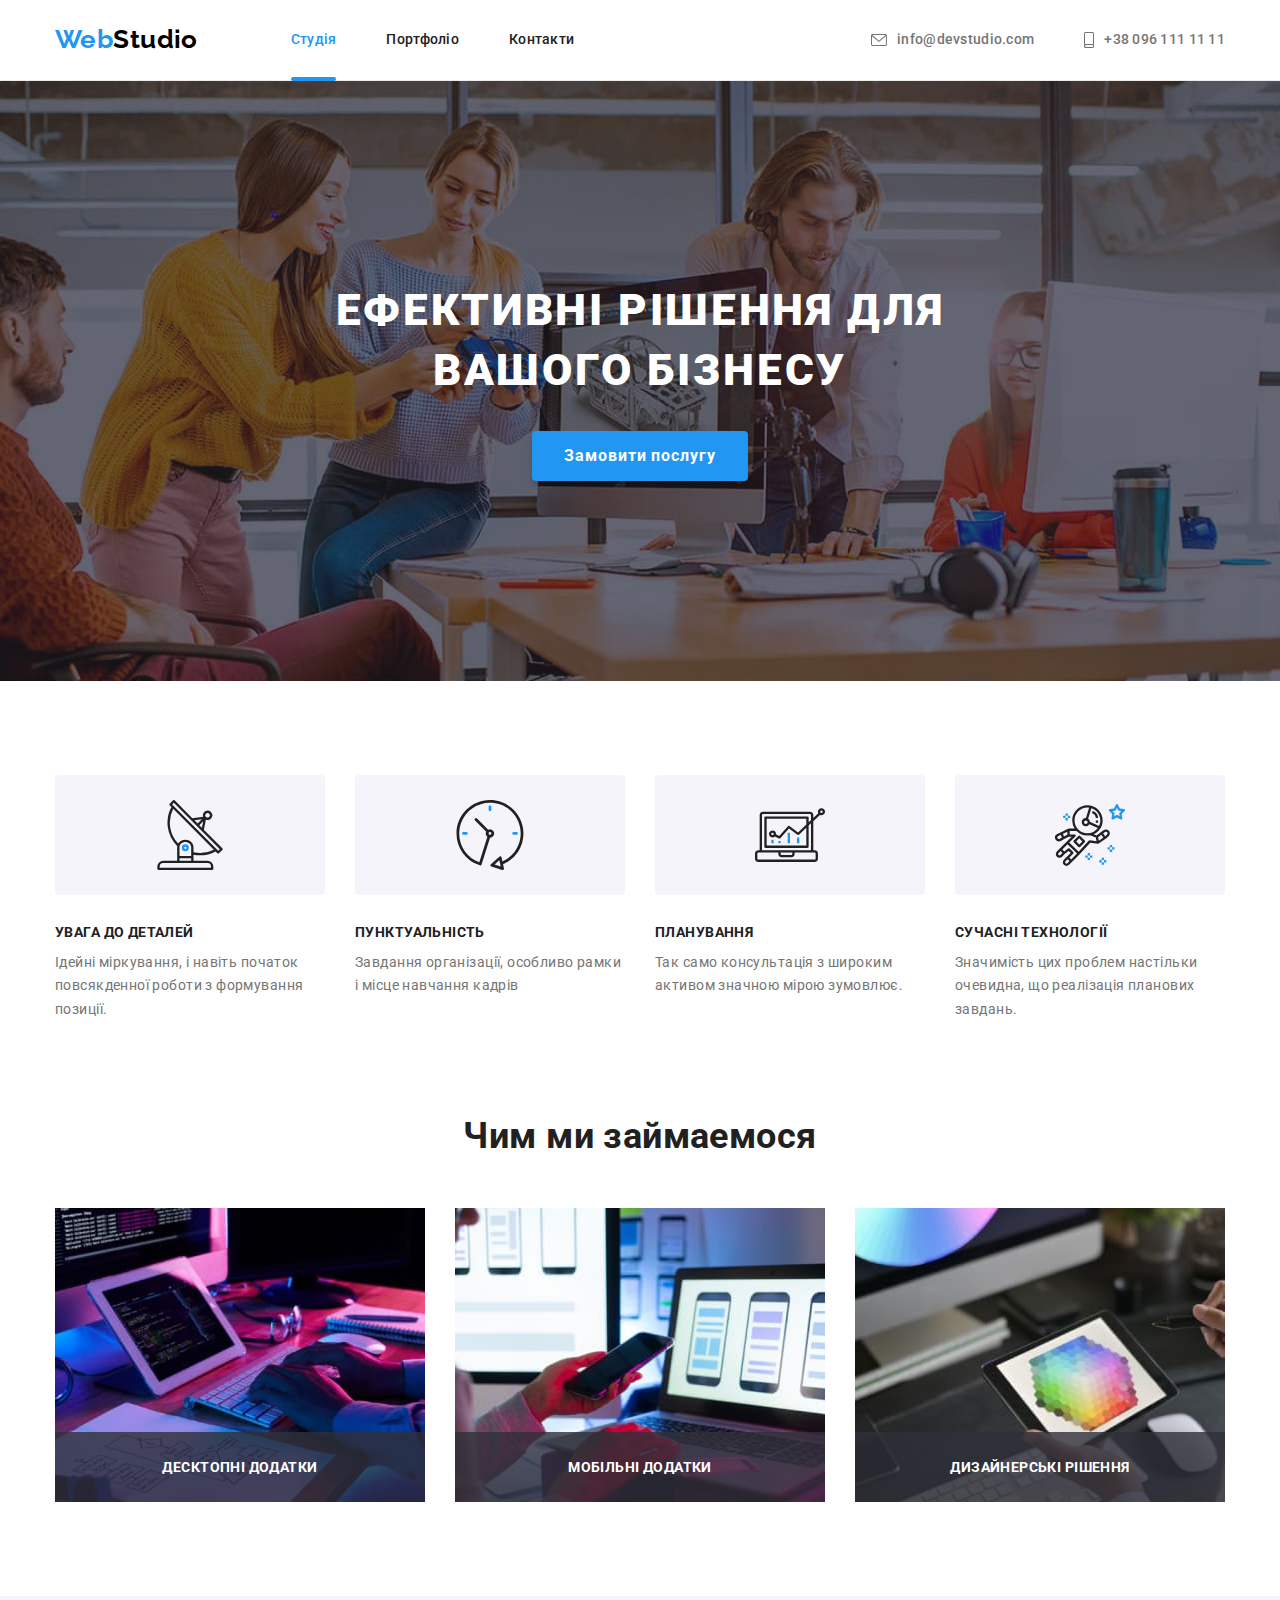
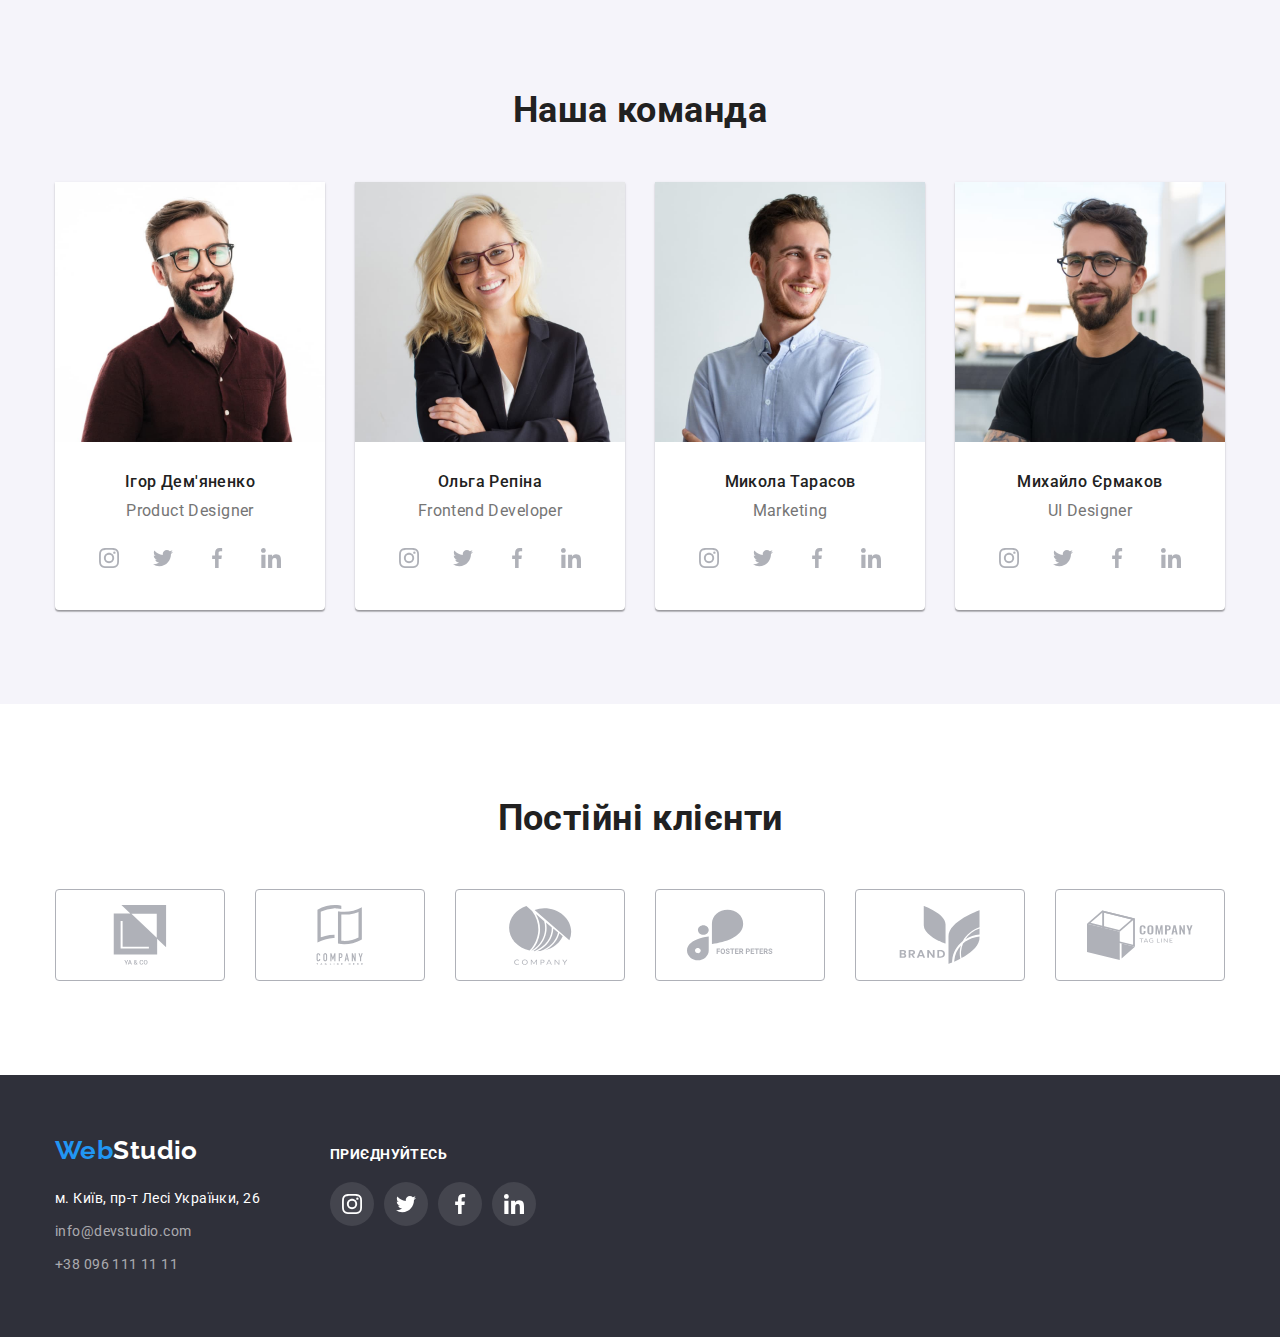
<file: index.html>
<!DOCTYPE html>
<html lang="uk">
  <head>
    <meta charset="UTF-8" />
    <meta http-equiv="X-UA-Compatible" content="IE=edge" />
    <meta name="viewport" content="width=device-width, initial-scale=1.0" />
    <title>Студія</title>
    <link rel="preconnect" href="https://fonts.googleapis.com" />
    <link rel="preconnect" href="https://fonts.gstatic.com" crossorigin />
    <link
      href="https://fonts.googleapis.com/css2?family=Raleway:wght@700&family=Roboto:wght@400;500;700;900&display=swap"
      rel="stylesheet"
    />
    <link
      rel="stylesheet"
      href="https://cdnjs.cloudflare.com/ajax/libs/modern-normalize/1.1.0/modern-normalize.min.css"
    />
    <link rel="stylesheet" href="./css/styles.css" />
  </head>

  <body>
    <header class="page-header">
      <!-- шапка меню-->
      <div class="container flex">
        <nav class="flex">
          <a class="logo" href="./index.html" lang="en"
            >Web<span class="logo-header">Studio</span></a
          >
          <ul class="site-nav list flex">
            <li class="item position-relative">
              <a class="link accent active link-hover" href="./index.html"
                >Студія</a
              >
            </li>
            <li class="item position-relative">
              <a class="link accent" href="./portfolio.html">Портфоліо</a>
            </li>
            <li class="item"><a class="link accent" href="#">Контакти</a></li>
          </ul>
        </nav>
        <!-- Контакты -->
        <ul class="contacts list flex">
          <li class="item">
            <a
              class="nav-contacts accent svg-contact-icon contact-icon"
              href="mailto:info@devstudio.com"
            >
              <svg class="nav-contacks-icon" width="16" height="12">
                <use href="./images/icons/icons.svg#icon-envelope"></use>
              </svg>
              <span>info@devstudio.com</span>
            </a>
          </li>
          <li class="item">
            <a
              class="nav-contacts accent svg-contact-icon contact-icon"
              href="tel:+380961111111"
            >
              <svg class="nav-contacks-icon" width="10" height="16">
                <use href="./images/icons/icons.svg#icon-smartphone"></use>
              </svg>
              <span>+38 096 111 11 11</span>
            </a>
          </li>
        </ul>
      </div>
    </header>
    <main>
      <!-- Секция 1  Герой "Шапка" по Фигме -->
      <section class="hero">
        <h1 class="hero-title">Ефективні рішення для вашого бізнесу</h1>
        <button class="hero-button" type="button" data-modal-open>
          Замовити послугу
        </button>
      </section>

      <!-- Секция 2 "Особливості" peculiarities -->
      <section class="peculiarities section no-padding-bottom">
        <div class="container">
          <h2 class="section-title visually-hidden">Особливості</h2>
          <ul class="list flex alignment no-center">
            <li>
              <div class="peculiarities-icon">
                <svg width="70" height="70">
                  <use href="./images/icons/icons.svg#icon-antenna"></use>
                </svg>
              </div>
              <h3 class="peculiarities-subtitle">Увага до деталей</h3>
              <p class="peculiarities-text">
                Ідейні міркування, і навіть початок повсякденної роботи з
                формування позиції.
              </p>
            </li>
            <li>
              <div class="peculiarities-icon">
                <svg width="70" height="70">
                  <use href="./images/icons/icons.svg#icon-clock"></use>
                </svg>
              </div>
              <h3 class="peculiarities-subtitle">Пунктуальність</h3>
              <p class="peculiarities-text">
                Завдання організації, особливо рамки і місце навчання кадрів
              </p>
            </li>
            <li>
              <div class="peculiarities-icon">
                <svg width="70" height="70">
                  <use href="./images/icons/icons.svg#icon-diagram"></use>
                </svg>
              </div>
              <h3 class="peculiarities-subtitle">Планування</h3>
              <p class="peculiarities-text">
                Так само консультація з широким активом значною мірою зумовлює.
              </p>
            </li>
            <li>
              <div class="peculiarities-icon">
                <svg width="70" height="70">
                  <use href="./images/icons/icons.svg#icon-astronaut"></use>
                </svg>
              </div>
              <h3 class="peculiarities-subtitle">Сучасні технології</h3>
              <p class="peculiarities-text">
                Значимість цих проблем настільки очевидна, що реалізація
                планових завдань.
              </p>
            </li>
          </ul>
        </div>
      </section>

      <!-- Секция 3 "Чим ми займаемося" -->
      <section class="section">
        <div class="container">
          <h2 class="section-title">Чим ми займаемося</h2>
          <ul class="list flex alignment">
            <li>
              <div class="img-container">
                <img
                  class="img-block"
                  src="./images/studio/sect3/section3-box1.jpg"
                  alt="Десктопні додатки"
                  width="370"
                />
                <p class="img-content">Десктопні додатки</p>
              </div>
            </li>
            <li>
              <div class="img-container">
                <img
                  class="img-block"
                  src="./images/studio/sect3/section3-box2.jpg"
                  alt="Мобільні додатки"
                  width="370"
                />
                <p class="img-content">Мобільні додатки</p>
              </div>
            </li>
            <li>
              <div class="img-container">
                <img
                  class="img-block"
                  src="./images/studio/sect3/section3-box3.jpg"
                  alt="Дизайнерські рішення"
                  width="370"
                />
                <p class="img-content">Дизайнерські рішення</p>
              </div>
            </li>
          </ul>
        </div>
      </section>

      <!-- Секция 4 "Наша команда" -->
      <section class="team section">
        <div class="container">
          <h2 class="section-title">Наша команда</h2>
          <ul class="team-list list flex">
            <li class="team-card">
              <img
                class="img-block"
                src="./images/studio/sect4/section4-img1.jpg"
                alt="Фото Ігоря Дем'яненко"
                width="270"
              />
              <div class="caption">
                <h3 class="team-subtitle">Ігор Дем'яненко</h3>
                <p lang="en" class="team-text">Product Designer</p>

                <ul class="team-card-social-link list flex">
                  <li class="list">
                    <a class="team-link" href="" aria-label="Instagram Link">
                      <svg class="social-link" width="20" height="20">
                        <use
                          href="./images/icons/icons.svg#icon-instagram"
                        ></use>
                      </svg>
                    </a>
                  </li>
                  <li class="list">
                    <a class="team-link" href="" aria-label="Twitter Link">
                      <svg class="social-link" width="20" height="20">
                        <use href="./images/icons/icons.svg#icon-twitter"></use>
                      </svg>
                    </a>
                  </li>
                  <li class="list">
                    <a class="team-link" href="" aria-label="Facebook Link">
                      <svg class="social-link" width="20" height="20">
                        <use
                          href="./images/icons/icons.svg#icon-facebook"
                        ></use>
                      </svg>
                    </a>
                  </li>
                  <li class="list">
                    <a class="team-link" href="" aria-label="Linkedin Link">
                      <svg class="social-link" width="20" height="20">
                        <use
                          href="./images/icons/icons.svg#icon-linkedin"
                        ></use>
                      </svg>
                    </a>
                  </li>
                </ul>
              </div>
            </li>
            <li class="team-card">
              <img
                class="img-block"
                src="./images/studio/sect4/section4-img2.jpg"
                alt="Фото Ольги Репіной"
                width="270"
              />
              <div class="caption">
                <h3 class="team-subtitle">Ольга Репіна</h3>
                <p lang="en" class="team-text">Frontend Developer</p>
                <ul class="team-card-social-link list flex">
                  <li class="list">
                    <a class="team-link" href="" aria-label="Instagram Link">
                      <svg class="social-link" width="20" height="20">
                        <use
                          href="./images/icons/icons.svg#icon-instagram"
                        ></use>
                      </svg>
                    </a>
                  </li>
                  <li class="list">
                    <a class="team-link" href="" aria-label="Twitter Link">
                      <svg class="social-link" width="20" height="20">
                        <use href="./images/icons/icons.svg#icon-twitter"></use>
                      </svg>
                    </a>
                  </li>
                  <li class="list">
                    <a class="team-link" href="" aria-label="Facebook Link">
                      <svg class="social-link" width="20" height="20">
                        <use
                          href="./images/icons/icons.svg#icon-facebook"
                        ></use>
                      </svg>
                    </a>
                  </li>
                  <li class="list">
                    <a class="team-link" href="" aria-label="Linkedin Link">
                      <svg class="social-link" width="20" height="20">
                        <use
                          href="./images/icons/icons.svg#icon-linkedin"
                        ></use>
                      </svg>
                    </a>
                  </li>
                </ul>
              </div>
            </li>
            <li class="team-card">
              <img
                class="img-block"
                src="./images/studio/sect4/section4-img3.jpg"
                alt="Фото Миколи Тарасова"
                width="270"
              />
              <div class="caption">
                <h3 class="team-subtitle">Микола Тарасов</h3>
                <p lang="en" class="team-text">Marketing</p>
                <ul class="team-card-social-link list flex">
                  <li class="list">
                    <a class="team-link" href="" aria-label="Instagram Link">
                      <svg class="social-link" width="20" height="20">
                        <use
                          href="./images/icons/icons.svg#icon-instagram"
                        ></use>
                      </svg>
                    </a>
                  </li>
                  <li class="list">
                    <a class="team-link" href="" aria-label="Twitter Link">
                      <svg class="social-link" width="20" height="20">
                        <use href="./images/icons/icons.svg#icon-twitter"></use>
                      </svg>
                    </a>
                  </li>
                  <li class="list">
                    <a class="team-link" href="" aria-label="Facebook Link">
                      <svg class="social-link" width="20" height="20">
                        <use
                          href="./images/icons/icons.svg#icon-facebook"
                        ></use>
                      </svg>
                    </a>
                  </li>
                  <li class="list">
                    <a class="team-link" href="" aria-label="Linkedin Link">
                      <svg class="social-link" width="20" height="20">
                        <use
                          href="./images/icons/icons.svg#icon-linkedin"
                        ></use>
                      </svg>
                    </a>
                  </li>
                </ul>
              </div>
            </li>
            <li class="team-card">
              <img
                class="img-block"
                src="./images/studio/sect4/section4-img4.jpg"
                alt="Фото Михайла Єрмакова"
                width="270"
              />
              <div class="caption">
                <h3 class="team-subtitle">Михайло Єрмаков</h3>
                <p lang="en" class="team-text">UI Designer</p>
                <ul class="team-card-social-link list flex">
                  <li class="list">
                    <a class="team-link" href="" aria-label="Instagram Link">
                      <svg class="social-link" width="20" height="20">
                        <use
                          href="./images/icons/icons.svg#icon-instagram"
                        ></use>
                      </svg>
                    </a>
                  </li>
                  <li class="list">
                    <a class="team-link" href="" aria-label="Twitter Link">
                      <svg class="social-link" width="20" height="20">
                        <use href="./images/icons/icons.svg#icon-twitter"></use>
                      </svg>
                    </a>
                  </li>
                  <li class="list">
                    <a class="team-link" href="" aria-label="Facebook Link">
                      <svg class="social-link" width="20" height="20">
                        <use
                          href="./images/icons/icons.svg#icon-facebook"
                        ></use>
                      </svg>
                    </a>
                  </li>
                  <li class="list">
                    <a class="team-link" href="" aria-label="Linkedin Link">
                      <svg class="social-link" width="20" height="20">
                        <use
                          href="./images/icons/icons.svg#icon-linkedin"
                        ></use>
                      </svg>
                    </a>
                  </li>
                </ul>
              </div>
            </li>
          </ul>
        </div>
      </section>

      <section class="clients section">
        <div class="container">
          <h2 class="section-title">Постійні клієнти</h2>
          <ul class="clients-list list flex">
            <li class="clients-card list">
              <a class="card-accent" href="">
                <svg class="card-accent-icon" width="106" height="60">
                  <use href="./images/icons/icons.svg#icon-logo1"></use>
                </svg>
              </a>
            </li>
            <li class="clients-card list">
              <a class="card-accent" href="">
                <svg class="card-accent-icon" width="106" height="60">
                  <use href="./images/icons/icons.svg#icon-logo2"></use>
                </svg>
              </a>
            </li>
            <li class="clients-card list">
              <a class="card-accent" href="">
                <svg class="card-accent-icon" width="106" height="60">
                  <use href="./images/icons/icons.svg#icon-logo3"></use>
                </svg>
              </a>
            </li>
            <li class="clients-card list">
              <a class="card-accent" href="">
                <svg class="card-accent-icon" width="106" height="60">
                  <use href="./images/icons/icons.svg#icon-logo4"></use>
                </svg>
              </a>
            </li>
            <li class="clients-card list">
              <a class="card-accent" href="">
                <svg class="card-accent-icon" width="106" height="60">
                  <use href="./images/icons/icons.svg#icon-logo5"></use>
                </svg>
              </a>
            </li>
            <li class="clients-card list">
              <a class="card-accent" href="">
                <svg class="card-accent-icon" width="106" height="60">
                  <use href="./images/icons/icons.svg#icon-logo6"></use>
                </svg>
              </a>
            </li>
          </ul>
        </div>
      </section>
    </main>

    <!-- Подвал -->
    <footer class="footer">
      <div class="container">
        <div>
          <a class="logo" href="./index.html" lang="en"
            >Web<span class="logo-footer">Studio</span></a
          >
          <address class="address">
            <ul class="list">
              <li>
                <a
                  class="address-link"
                  href="https://goo.gl/maps/CPtrU1FHBa2aNyZL9"
                  target="_blank"
                  rel="noopener noreferrer nofollow"
                  >м. Київ, пр-т Лесі Українки, 26</a
                >
              </li>
              <li class="address-indent">
                <a
                  class="footer-contacts accent"
                  href="mailto:info@devstudio.com"
                  >info@devstudio.com</a
                >
              </li>
              <li class="address-indent">
                <a class="footer-contacts accent" href="tel:+380961111111"
                  >+38 096 111 11 11</a
                >
              </li>
            </ul>
          </address>
        </div>

        <!-- Приєднуйтесь -->

        <div class="footer-social caption no-padding">
          <p class="footer-social-text">Приєднуйтесь</p>

          <ul class="footer-social-list list flex">
            <li class="footer-social-list list">
              <a class="footer-social-link" href="" aria-label="Instagram Link">
                <svg width="20" height="20">
                  <use href="./images/icons/icons.svg#icon-instagram-w"></use>
                </svg>
              </a>
            </li>
            <li class="list">
              <a class="footer-social-link" href="" aria-label="Twitter Link">
                <svg width="20" height="20">
                  <use href="./images/icons/icons.svg#icon-twitter-w"></use>
                </svg>
              </a>
            </li>
            <li class="footer-social-list list">
              <a class="footer-social-link" href="" aria-label="Facebook Link">
                <svg width="20" height="20">
                  <use href="./images/icons/icons.svg#icon-facebook-w"></use>
                </svg>
              </a>
            </li>
            <li class="list">
              <a class="footer-social-link" href="" aria-label="Linkedin Link">
                <svg width="20" height="20">
                  <use href="./images/icons/icons.svg#icon-linkedin-w"></use>
                </svg>
              </a>
            </li>
          </ul>
        </div>
      </div>
    </footer>
    <div class="backdrop is-hidden" data-modal>
      <div class="modal">
        <button class="modal-close-btn" type="button" data-modal-close>
          <svg class="close-icon" width="18" height="18">
            <use href="./images/icons/icons.svg#icon-close-black-18dp"></use>
          </svg>
        </button>
      </div>
    </div>

    <script src="./js/modal.js"></script>
  </body>
</html>
</file>
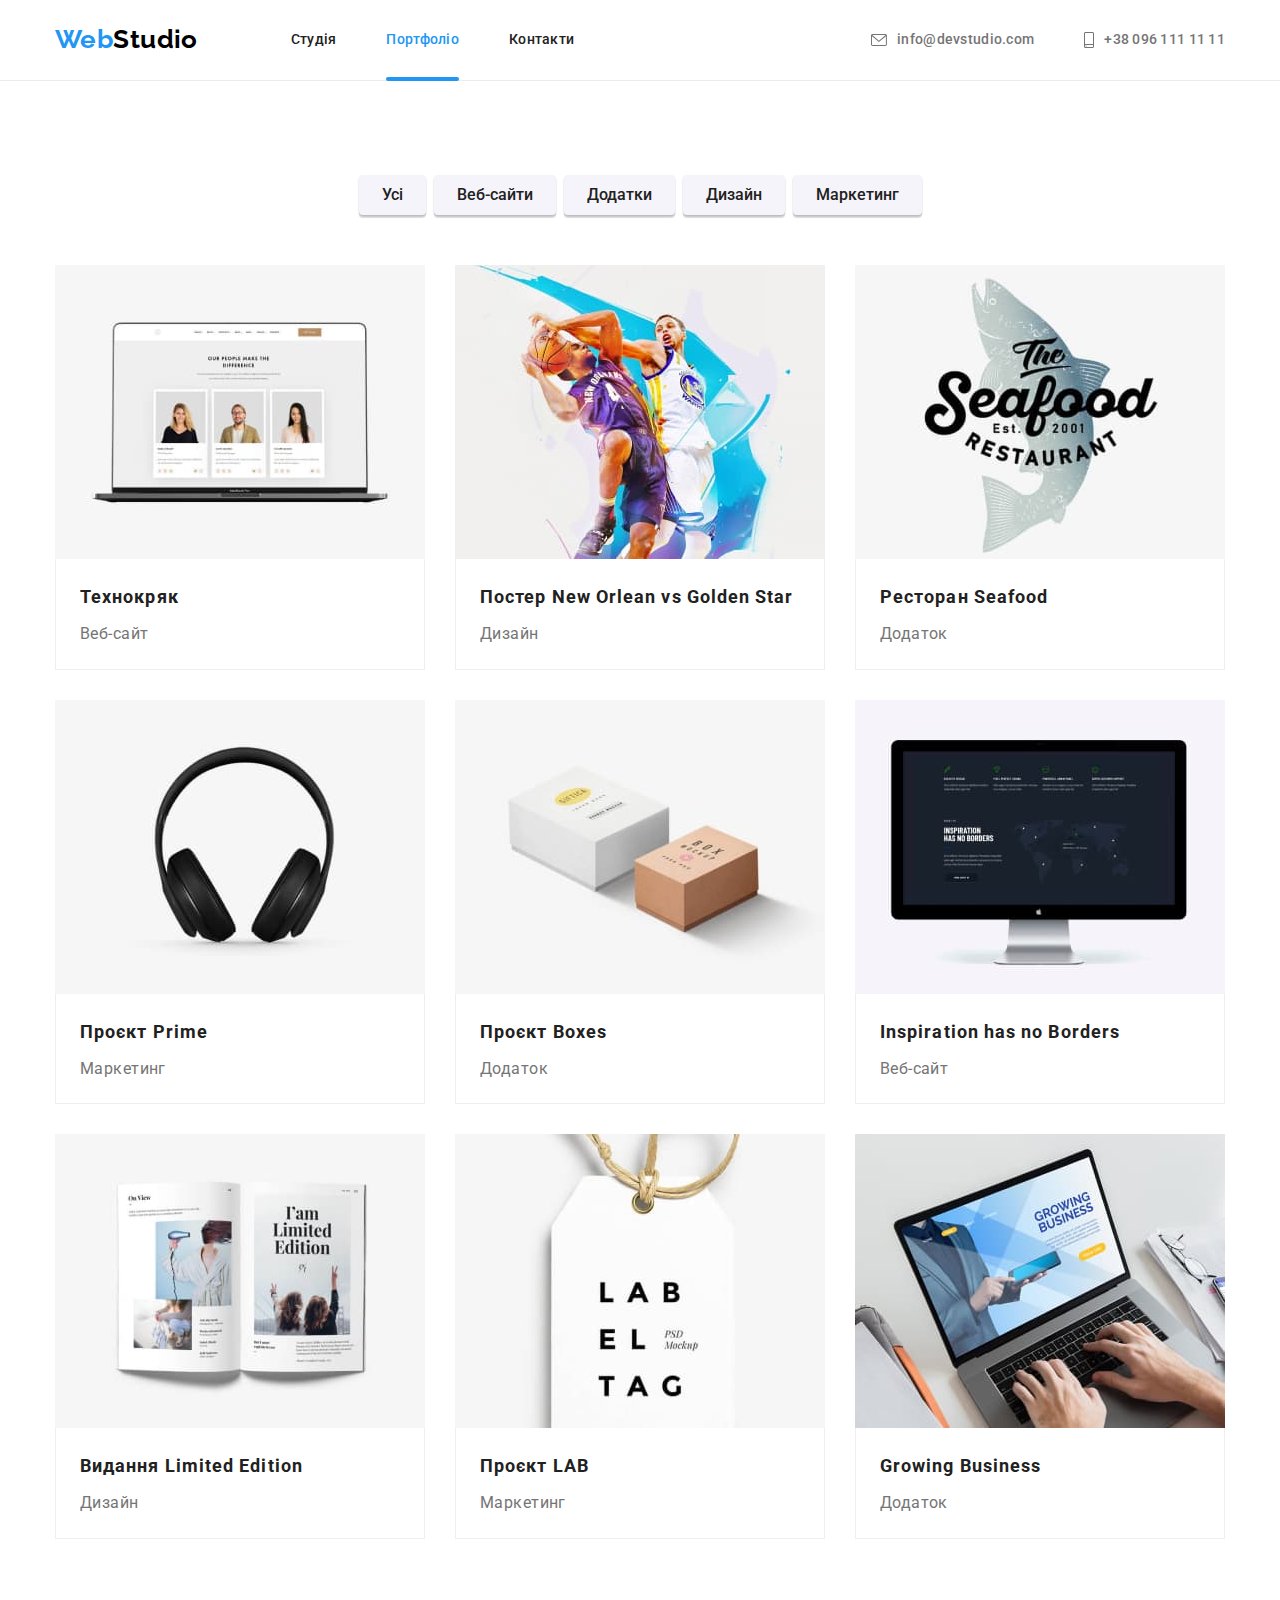
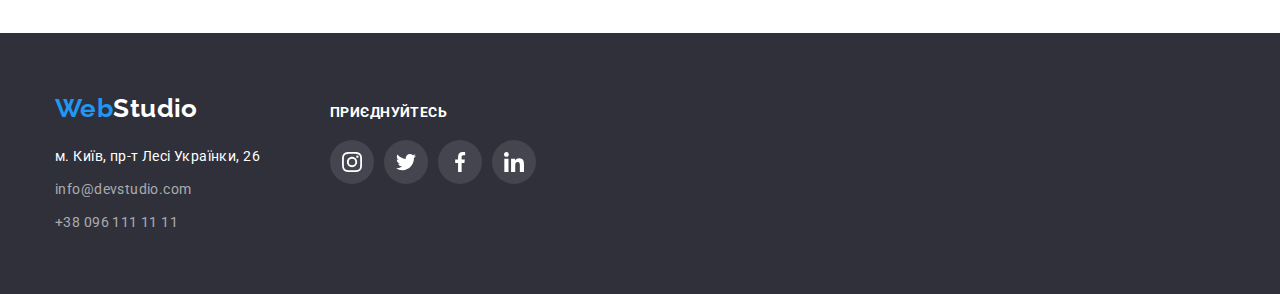
<file: portfolio.html>
<!DOCTYPE html>
<html lang="uk">
  <head>
    <meta charset="UTF-8" />
    <meta http-equiv="X-UA-Compatible" content="IE=edge" />
    <meta name="viewport" content="width=device-width, initial-scale=1.0" />
    <title>Портфоліо</title>
    <link rel="preconnect" href="https://fonts.googleapis.com" />
    <link rel="preconnect" href="https://fonts.gstatic.com" crossorigin />
    <link
      href="https://fonts.googleapis.com/css2?family=Raleway:wght@700&family=Roboto:wght@400;500;700;900&display=swap"
      rel="stylesheet"
    />
    <link
      rel="stylesheet"
      href="https://cdnjs.cloudflare.com/ajax/libs/modern-normalize/1.1.0/modern-normalize.min.css"
    />
    <link rel="stylesheet" href="./css/styles.css" />
  </head>

  <body>
    <header class="page-header">
      <!-- шапка меню-->
      <div class="container flex">
        <nav class="flex">
          <a class="logo" href="./index.html" lang="en"
            >Web<span class="logo-header">Studio</span></a
          >
          <ul class="site-nav list flex">
            <li class="item">
              <a class="link accent" href="./index.html">Студія</a>
            </li>
            <li class="item position-relative">
              <a class="link accent active link-hover" href="./portfolio.html"
                >Портфоліо</a
              >
            </li>
            <li class="item"><a class="link accent" href="#">Контакти</a></li>
          </ul>
        </nav>
        <!-- Контакты -->
        <ul class="contacts list flex">
          <li class="item">
            <a
              class="nav-contacts accent svg-contact-icon contact-icon"
              href="mailto:info@devstudio.com"
            >
              <svg class="nav-contacks-icon" width="16" height="12">
                <use href="./images/icons/icons.svg#icon-envelope"></use>
              </svg>
              <span>info@devstudio.com</span>
            </a>
          </li>
          <li class="item">
            <a
              class="nav-contacts accent svg-contact-icon contact-icon"
              href="tel:+380961111111"
            >
              <svg class="nav-contacks-icon" width="10" height="16">
                <use href="./images/icons/icons.svg#icon-smartphone"></use>
              </svg>
              <span>+38 096 111 11 11</span>
            </a>
          </li>
        </ul>
      </div>
    </header>
    <main>
      <section class="section">
        <div class="container">
          <h1 class="hero-title visually-hidden">Наші Проєкти</h1>
          <!--Меню filters -->

          <ul class="buttons list flex btn-flex">
            <li class="item">
              <button class="portfolio-button" type="button">Усі</button>
            </li>
            <li class="item">
              <button class="portfolio-button" type="button">Веб-сайти</button>
            </li>
            <li class="item">
              <button class="portfolio-button" type="button">Додатки</button>
            </li>
            <li class="item">
              <button class="portfolio-button" type="button">Дизайн</button>
            </li>
            <li class="item">
              <button class="portfolio-button" type="button">Маркетинг</button>
            </li>
          </ul>

          <!-- Список проектов -->
          <!-- <div class="flex-container"> -->
          <ul class="projects list flex-container">
            <li class="project">
              <a class="project-link" href="">
                <div class="project-description-container">
                  <img
                    class="img-block"
                    src="./images/portfolio/technocrack-website.jpg"
                    alt="Приклад веб-сайту Технокряк"
                    width="370"
                    height="294"
                  />
                  <div class="project-description-text">
                    <p>
                      Ресурс пропонує комплексні пропозиції з різним рівнем
                      функціоналу та сервісів. Все це дозволить відвідувачу
                      отримати вичерпні відомості про компанію чи приватну
                      особу.
                    </p>
                  </div>
                </div>
                <div class="project-caption">
                  <h2 class="projects-title">Технокряк</h2>
                  <p class="projects-text">Веб-сайт</p>
                </div>
              </a>
            </li>

            <li class="project">
              <a class="project-link" href="">
                <div class="project-description-container">
                  <img
                    class="img-block"
                    src="./images/portfolio/poster.jpg"
                    alt="Постер New Orlean vs Golden Star"
                    width="370"
                    height="294"
                  />
                  <div class="project-description-text">
                    <p>
                      Ресурс пропонує комплексні пропозиції з різним рівнем
                      функціоналу та сервісів. Все це дозволить відвідувачу
                      отримати вичерпні відомості про компанію чи приватну
                      особу.
                    </p>
                  </div>
                </div>

                <div class="project-caption">
                  <h2 class="projects-title">
                    Постер <span lang="en">New Orlean vs Golden Star</span>
                  </h2>
                  <p class="projects-text">Дизайн</p>
                </div>
              </a>
            </li>

            <li class="project">
              <a class="project-link" href="">
                <div class="project-description-container">
                  <img
                    class="img-block"
                    src="./images/portfolio/restaurant.jpg"
                    alt="Додаток Ресторан Seafood"
                    width="370"
                    height="294"
                  />
                  <div class="project-description-text">
                    <p>
                      Ресурс пропонує комплексні пропозиції з різним рівнем
                      функціоналу та сервісів. Все це дозволить відвідувачу
                      отримати вичерпні відомості про компанію чи приватну
                      особу.
                    </p>
                  </div>
                </div>
                <div class="project-caption">
                  <h2 class="projects-title">
                    Ресторан <span lang="en">Seafood</span>
                  </h2>
                  <p class="projects-text">Додаток</p>
                </div>
              </a>
            </li>

            <li class="project">
              <a class="project-link" href="">
                <div class="project-description-container">
                  <img
                    class="img-block"
                    src="./images/portfolio/prime-project.jpg"
                    alt="Проєкт Prime"
                    width="370"
                    height="294"
                  />
                  <div class="project-description-text">
                    <p>
                      Ресурс пропонує комплексні пропозиції з різним рівнем
                      функціоналу та сервісів. Все це дозволить відвідувачу
                      отримати вичерпні відомості про компанію чи приватну
                      особу.
                    </p>
                  </div>
                </div>

                <div class="project-caption">
                  <h2 class="projects-title">
                    Проєкт <span lang="en">Prime</span>
                  </h2>
                  <p class="projects-text">Маркетинг</p>
                </div>
              </a>
            </li>

            <li class="project">
              <a class="project-link" href="">
                <div class="project-description-container">
                  <img
                    class="img-block"
                    src="./images/portfolio/project-boxes.jpg"
                    alt="Проєкт Boxes"
                    width="370"
                    height="294"
                  />
                  <div class="project-description-text">
                    <p>
                      Ресурс пропонує комплексні пропозиції з різним рівнем
                      функціоналу та сервісів. Все це дозволить відвідувачу
                      отримати вичерпні відомості про компанію чи приватну
                      особу.
                    </p>
                  </div>
                </div>

                <div class="project-caption">
                  <h2 class="projects-title">
                    Проєкт <span lang="en">Boxes</span>
                  </h2>
                  <p class="projects-text">Додаток</p>
                </div>
              </a>
            </li>

            <li class="project">
              <a class="project-link" href="">
                <div class="project-description-container">
                  <img
                    class="img-block"
                    src="./images/portfolio/inspiration-has-no-borders.jpg"
                    alt="Веб-сайт Inspiration has no Borders"
                    width="370"
                    height="294"
                  />
                  <div class="project-description-text">
                    <p>
                      Ресурс пропонує комплексні пропозиції з різним рівнем
                      функціоналу та сервісів. Все це дозволить відвідувачу
                      отримати вичерпні відомості про компанію чи приватну
                      особу.
                    </p>
                  </div>
                </div>

                <div class="project-caption">
                  <h2 class="projects-title">
                    <span lang="en">Inspiration has no Borders</span>
                  </h2>
                  <p class="projects-text">Веб-сайт</p>
                </div>
              </a>
            </li>

            <li class="project">
              <a class="project-link" href="">
                <div class="project-description-container">
                  <img
                    class="img-block"
                    src="./images/portfolio/limited-edition.jpg"
                    alt="Видання Limited Edition"
                    width="370"
                    height="294"
                  />
                  <div class="project-description-text">
                    <p>
                      Ресурс пропонує комплексні пропозиції з різним рівнем
                      функціоналу та сервісів. Все це дозволить відвідувачу
                      отримати вичерпні відомості про компанію чи приватну
                      особу.
                    </p>
                  </div>
                </div>

                <div class="project-caption">
                  <h2 class="projects-title">
                    Видання <span lang="en">Limited Edition</span>
                  </h2>
                  <p class="projects-text">Дизайн</p>
                </div>
              </a>
            </li>

            <li class="project">
              <a class="project-link" href="">
                <div class="project-description-container">
                  <img
                    class="img-block"
                    src="./images/portfolio/lab.jpg"
                    alt="Проєкт LAB"
                    width="370"
                    height="294"
                  />
                  <div class="project-description-text">
                    <p>
                      Ресурс пропонує комплексні пропозиції з різним рівнем
                      функціоналу та сервісів. Все це дозволить відвідувачу
                      отримати вичерпні відомості про компанію чи приватну
                      особу.
                    </p>
                  </div>
                </div>

                <div class="project-caption">
                  <h2 class="projects-title">
                    Проєкт <span lang="en">LAB</span>
                  </h2>
                  <p class="projects-text">Маркетинг</p>
                </div>
              </a>
            </li>

            <li class="project">
              <a class="project-link" href="">
                <div class="project-description-container">
                  <img
                    class="img-block"
                    src="./images/portfolio/growing-business.jpg"
                    alt="Додаток Growing Business"
                    width="370"
                    height="294"
                  />
                  <div class="project-description-text">
                    <p>
                      Ресурс пропонує комплексні пропозиції з різним рівнем
                      функціоналу та сервісів. Все це дозволить відвідувачу
                      отримати вичерпні відомості про компанію чи приватну
                      особу.
                    </p>
                  </div>
                </div>

                <div class="project-caption">
                  <h2 class="projects-title">
                    <span lang="en">Growing Business</span>
                  </h2>
                  <p class="projects-text">Додаток</p>
                </div>
              </a>
            </li>
          </ul>
          <!-- </div> -->
        </div>
      </section>
    </main>
    <!-- Подвал -->
    <footer class="footer">
      <div class="container">
        <div>
          <a class="logo" href="./index.html" lang="en"
            >Web<span class="logo-footer">Studio</span></a
          >
          <address class="address">
            <ul class="list">
              <li>
                <a
                  class="address-link"
                  href="https://goo.gl/maps/CPtrU1FHBa2aNyZL9"
                  target="_blank"
                  rel="noopener noreferrer nofollow"
                  >м. Київ, пр-т Лесі Українки, 26</a
                >
              </li>
              <li class="address-indent">
                <a
                  class="footer-contacts accent"
                  href="mailto:info@devstudio.com"
                  >info@devstudio.com</a
                >
              </li>
              <li class="address-indent">
                <a class="footer-contacts accent" href="tel:+380961111111"
                  >+38 096 111 11 11</a
                >
              </li>
            </ul>
          </address>
        </div>

        <!-- Приєднуйтесь -->

        <div class="footer-social caption no-padding">
          <p class="footer-social-text">Приєднуйтесь</p>

          <ul class="footer-social-list list flex">
            <li class="footer-social-list list">
              <a class="footer-social-link" href="" aria-label="Instagram Link">
                <svg width="20" height="20">
                  <use href="./images/icons/icons.svg#icon-instagram-w"></use>
                </svg>
              </a>
            </li>
            <li class="list">
              <a class="footer-social-link" href="" aria-label="Twitter Link">
                <svg width="20" height="20">
                  <use href="./images/icons/icons.svg#icon-twitter-w"></use>
                </svg>
              </a>
            </li>
            <li class="footer-social-list list">
              <a class="footer-social-link" href="" aria-label="Facebook Link">
                <svg width="20" height="20">
                  <use href="./images/icons/icons.svg#icon-facebook-w"></use>
                </svg>
              </a>
            </li>
            <li class="list">
              <a class="footer-social-link" href="" aria-label="Linkedin Link">
                <svg width="20" height="20">
                  <use href="./images/icons/icons.svg#icon-linkedin-w"></use>
                </svg>
              </a>
            </li>
          </ul>
        </div>
      </div>
    </footer>
  </body>
</html>
</file>
<file: css/styles.css>
:root {
  --priority-text-color: #757575;
  --title-text-color: #212121;
  --accent-color: #2196f3;
  --borders-color: #ececec;
  --hero-footer-background: #2f303a;
  --page-background: #ffffff;
  --logo-header: #000000;
  --logo-footer: #ffffff;
  --hero: #ffffff;
  --team-background: #f5f4fa;
  --address-color: rgba(255, 255, 255, 0.6);
  --team-box-shadow: 0px 1px 3px rgba(0, 0, 0, 0.12),
    0px 1px 1px rgba(0, 0, 0, 0.14), 0px 2px 1px rgba(0, 0, 0, 0.2);
  --portfolio-box-shadow: 0px 3px 1px rgba(0, 0, 0, 0.1),
    0px 1px 2px rgba(0, 0, 0, 0.08), 0px 2px 2px rgba(0, 0, 0, 0.12);
  --project-border: #eeeeee;
  --hero-box-shadow: 0px 4px 4px rgba(0, 0, 0, 0.15);
  --hero-button-active: #188ce8;
  --clients: #afb1b8;
  --bg-img: #c4c4c4;

  --white: #ffffff;
}

/* Подключается через modern-normalize.min.css */
/* html {
    box-sizing: border-box;
}

  *,
  *::before,
  *::after {
    box-sizing: inherit;
} */

body {
  font-family: "Roboto", sans-serif;
  font-size: 14px;
  letter-spacing: 0.03em;
  background-color: var(--page-background);
  color: var(--priority-text-color);
}

/* Утилиты */
/* Сброс верхних отступов в заголовках, тексте и списках */
h1,
h2,
h3,
p,
ul {
  margin: 0;
  padding: 0;
}

.page-header {
  border-bottom: 1px solid var(--borders-color);
}

.container {
  width: 1200px;
  margin: 0 auto;
  padding: 0 15px;
}

/* Для расположения меню по центру */
.flex-container,
.flex {
  display: flex;
  align-items: center;
}

/* Для ссылок падинги */
.link,
.nav-contacts {
  display: block;
  padding-top: 32px;
  padding-bottom: 32px;
}

/* Отступ от логотипа */
.site-nav {
  margin-left: 93px;
}

/* Ссылка-Логотип  */
.logo {
  font-family: "Raleway";
  font-weight: 700;
  font-size: 26px;
  line-height: 1.22;
  color: var(--accent-color);
  display: inline-block;
}

/* Текст Studio */
.logo-header {
  color: var(--logo-header);
}

.logo-footer {
  color: var(--logo-footer);
}

/* Сброс точек списка */
.list,
.buttons.list,
.projects.list {
  list-style: none;
}

/* Меню навигации */
.link,
.nav-contacts {
  font-weight: 500;
  line-height: 1.14;
  letter-spacing: 0.02em;
  color: var(--title-text-color);
  transition-property: color;
  transition-duration: 250ms;
  transition-timing-function: cubic-bezier(0.4, 0, 0.2, 1);
}

/* Отступы в новигации */
/* .site-nav .item:not(:last-child) {
margin-right: 50px;
} */
.site-nav > .item + .item,
.flex > .item + .item {
  margin-left: 50px;
}

/* Ссылки в навигации */
.logo,
.accent {
  text-decoration: none;
}

/* Цвет наведения на ссылку*/
.active,
.accent:hover,
.accent:focus {
  color: var(--accent-color);
}

.nav-contacts,
.nav-contacks-icon {
  color: var(--priority-text-color);

  transition-property: color;
  transition-duration: 250ms;
  transition-timing-function: cubic-bezier(0.4, 0, 0.2, 1);
}


.contact-icon:hover .nav-contacks-icon,
.contact-icon:focus .nav-contacks-icon {
  fill: var(--accent-color);
}
/* Выравнивание у левому краю */
.contacts {
  margin-left: auto;
}

/* Подчёркивание ссылок с низу через ::after */

.position-relative {
  display: inline-block;
  position: relative;
}

.link-hover::after {
  display: block;
  position: absolute;
  content: "";
  width: 100%;
  height: 4px;
  background-color: var(--accent-color);
  border-radius: 2px;
  bottom: -1px;
  /* opacity: 0; */
}

.active {
  opacity: 1;
  
  }
/* .active.link-hover:hover::after,
.link-hover:focus::after {
  opacity: 1;
  } */

.contact-icon {
  display: flex;
  align-items: center;
  gap: 10px;
}

/* Секция Герой */
.hero {
  max-width: 1600px;
  margin-left: auto;
  margin-right: auto;
  text-align: center;
  padding-top: 200px;
  padding-bottom: 200px;

  background-color: var(--bg-img);
  background: linear-gradient(
      to right,
      rgba(47, 48, 58, 0.4),
      rgba(47, 48, 58, 0.4)
    ),
    url(../images/icons/hero.jpg);
  background-size: cover;
  background-position: center;
  background-repeat: no-repeat;
}

.hero-title {
  width: 696px;
  margin-left: auto;
  margin-right: auto;
  margin-bottom: 30px;
  font-weight: 900;
  font-size: 44px;
  line-height: 1.36;
  letter-spacing: 0.06em;
  text-transform: uppercase;
  color: var(--hero);
}

/* Кнопка */
.hero-button {
  min-width: 216px;
  display: inline-block;
  padding: 10px 32px;
  font-weight: 700;
  font-size: 16px;
  line-height: 1.88;
  letter-spacing: 0.06em;
  color: var(--logo-footer);
  border-radius: 4px;
  background-color: var(--accent-color);
  border: 0;
  box-shadow: var(--hero-box-shadow);
  cursor: pointer;

  transition-property: background;
  transition-duration: 250ms;
  transition-timing-function: cubic-bezier(0.4, 0, 0.2, 1);
}

.hero-button:active {
  background: var(--hero-button-active);
}

/* Секции */
.section {
  padding-top: 94px;
  padding-bottom: 94px;
}

/* Заголовки секций h2 */
.section-title {
  font-size: 36px;
  line-height: 1.16;
  text-align: center;
  color: var(--title-text-color);
  margin-bottom: 50px;
}

/* Скрытие заголовка */
.visually-hidden {
  position: absolute;
  white-space: nowrap;
  width: 1px;
  height: 1px;
  overflow: hidden;
  border: 0;
  padding: 0;
  clip: rect(0 0 0 0);
  clip-path: inset(50%);
  margin: -1px;
}

/* Особливості  сброс нижнего паддинга*/
.no-padding-bottom {
  padding-bottom: 0;
}

.no-center {
  align-items: normal;
}

/* Иконки секции Особливості через SVG*/

.peculiarities-icon {
  display: flex;
  justify-content: center;
  align-items: center;
  height: 120px;
  border-radius: 4px;
  margin-bottom: 30px;
  background-color: var(--team-background);
}

/* Иконки секции Особливості через ::before */
/* Дать ли peculiarities-item icon-clock */
/* .peculiarities-item::before {
    content: "";
    display: block;
    height: 120px;
    background-size: 70px;
    background-repeat: no-repeat;
    background-position: center;
    border-radius: 4px;
    margin-bottom: 30px;
    background-color: var(--team-background);
} 

.icon-antena::before {
    background-image: url(../images/icons/antenna.svg) ;
}
.icon-clock::before {
    background-image: url(../images/icons/clock.svg) ;
}
.icon-diagram::before {
    background-image: url(../images/icons/diagram.svg) ;
}
.icon-astronaut::before {
    background-image: url(../images/icons/astronaut.svg) ;
} */


/* Заголовки h3 Секции "Особенности"*/
.peculiarities-subtitle {
  margin-bottom: 10px;
  font-size: 14px;
  line-height: 1.14;
  text-transform: uppercase;
  color: var(--title-text-color);
}

/* текст Секции "Особенности" */
.peculiarities-text {
  width: 270px;
  line-height: 1.7;
}

/* Секция Чим ми займаемося */
/* Снятие пробела у фото */
.img-block {
  display: block;
}
.alignment,
.team-list,
.clients-list {
  justify-content: space-between;
}

.img-container {
  position: relative;
  overflow: hidden;
}

.img-content {
  position: absolute;
  width: 100%;
  height: 70px;

  display: flex;
  justify-content: center;
  align-items: center;

  left: 0;
  bottom: 0;

  font-weight: 700;
  line-height: calc(16 / 14);
  text-transform: uppercase;

  color: var(--white);
  background-color: rgba(47, 48, 58, 0.8);
}

/* Секция Наша команда */
.team {
  background-color: var(--team-background);
}

.team-card {
  width: 270px;
  background: var(--page-background);
  box-shadow: var(--team-box-shadow);
  border-radius: 0px 0px 4px 4px;
}

.caption {
  padding-top: 30px;
  padding-bottom: 30px;
}
.team-subtitle {
  margin-bottom: 10px;
  font-weight: 500;
  font-size: 16px;
  line-height: 1.19;
  text-align: center;
  color: var(--title-text-color);
}

.team-text {
  font-size: 16px;
  line-height: 1.19;
  text-align: center;
  margin-bottom: 16px;
}

.team-card-social-link {
  justify-content: center;
  gap: 10px;
}
/* Объединение для выравнивания */
.content {
  margin-top: 30px;
  margin-bottom: 30px;
}

/* Соцсети  Наша команда*/
.team-link,
.footer-social-link {
  width: 44px;
  height: 44px;
  display: flex;
  justify-content: center;
  align-items: center;
  border-radius: 50%;
}

.team-link {
  background: var(--page-background);


  transition-property: background;
  transition-duration: 250ms;
  transition-timing-function: cubic-bezier(0.4, 0, 0.2, 1);
}

.footer-social-link {
  background-color: rgba(255, 255, 255, 0.1);

  transition-property: background-color;
  transition-duration: 250ms;
  transition-timing-function: cubic-bezier(0.4, 0, 0.2, 1);
}
.footer-social-link:hover,
.footer-social-link:focus {
  background-color: var(--accent-color);
}
.team-link:hover,
.team-link:focus {
  background-color: var(--accent-color);
}

.social-link {
  fill: var(--clients);

  transition-property: fill;
  transition-duration: 250ms;
  transition-timing-function: cubic-bezier(0.4, 0, 0.2, 1);
}
.social-link:hover,
.social-link:focus {
  fill: var(--logo-footer);
}
.team-link:hover .social-link,
.team-link:focus .social-link {
  fill: var(--logo-footer);
}

/* Секция Постійні клієнти */

/* a*/

.card-accent {
  display: flex;
  justify-content: center;
  align-items: center;
  width: 170px;
  height: 92px;
  border: 1px solid var(--clients);
  border-radius: 4px;

  transition-property: border, fill;
  transition-duration: 250ms;
  transition-timing-function: cubic-bezier(0.4, 0, 0.2, 1); 

}

.card-accent:hover .card-accent-icon,
.card-accent:focus .card-accent-icon {
  fill: var(--accent-color);
}

.card-accent:hover,
.card-accent:focus {
  border: 1px solid var(--accent-color);
}




/* Секция Наша команда svg без ховера */
.contact-icon,
.card-accent-icon {
  fill: var(--clients);

  transition-property: fill;
  transition-duration: 250ms;
  transition-timing-function: cubic-bezier(0.4, 0, 0.2, 1);
}

.svg-contact-icon {
  fill: var(--priority-text-color);

  transition-property: fill;
  transition-duration: 250ms;
  transition-timing-function: cubic-bezier(0.4, 0, 0.2, 1);
}

/* Футер */
.footer {
  padding-top: 60px;
  padding-bottom: 60px;
  background: var(--hero-footer-background);
}
.address {
  margin-top: 20px;
}

.address-indent {
  margin-top: 9px;
}
.address-link,
.footer-contacts {
  font-style: normal;
  line-height: 1.7;
  color: var(--logo-footer);
  text-decoration: none;
}

.footer-contacts {
  color: var(--address-color);

  transition-property: color;
  transition-duration: 250ms;
  transition-timing-function: cubic-bezier(0.4, 0, 0.2, 1);
}

/* Приєднуйтесь */

.footer-social-text {
  font-weight: 700;
  line-height: calc(16 / 14);
  text-transform: uppercase;
  color: var(--hero);

  margin-bottom: 20px;
}

.team-link:hover,
.team-link:focus {
  fill: var(--logo-footer);
}



/* Страница Портфолио */

/* Кнопки */
.btn-flex {
  display: flex;
  justify-content: center;
  margin-bottom: 50px;
}
.portfolio-button {
  display: inline-block;
  border: 1px solid transparent;
  border-radius: 4px;
  padding: 6px 22px;

  color: var(--title-text-color);
  background: var(--team-background);
  box-shadow: 0px 3px 1px rgba(0, 0, 0, 0.1),
              0px 1px 2px rgba(0, 0, 0, 0.08),
              0px 2px 2px rgba(0, 0, 0, 0.12);

  /* font-family: inherit; */
  font-weight: 500;
  font-size: 16px;
  line-height: 1.6;
  text-align: center;
  cursor: pointer;

  transition-property: color, background;
  transition-duration: 250ms;
  transition-timing-function: cubic-bezier(0.4, 0, 0.2, 1);
}

.buttons .item:not(:first-child) {
  margin-left: 8px;
}
/* Активная кнопка */
.portfolio-button.active,
.portfolio-button:hover,
.portfolio-button:focus {
  color: var(--logo-footer);
  background: var(--accent-color);
  box-shadow: var(--portfolio-box-shadow);
}

/*  Синий оверлей*/

.project-description-container {
  position: relative;
  cursor: pointer;
  overflow: hidden;
}

.project-description-text {
  position: absolute;
  height: 100%;
  width: 100%;
  
  display: flex;
  justify-content: center;
  align-items: center;
  left: 0;
  top: 0;
  transition-duration: 250ms;
  transition-property: transform;
  transition-timing-function: cubic-bezier(0.4, 0, 0.2, 1);
  transform: translateY(calc(100% + 1px));
  /* transform: translateY(100%); */

  
  font-size: 18px;
  line-height: calc(28 / 18);
  padding: 63px 24px;

  color: var(--white);
  background-color: rgba(33, 150, 243, 0.9);
}

.project:hover .project-description-text,
.project:focus .project-description-text {
  transform: translateY(0);
}


/* flex-container */
.flex-container {
  flex-wrap: wrap;
  /* margin: -15px; */
}

.project-link {
  display: block;
  text-decoration: none;
  list-style: none;
  color: var(--priority-text-color);
}

.project-caption {
  padding: 20px 24px;
  border-right: 1px solid var(--project-border);
  border-left: 1px solid var(--project-border);
  border-bottom: 1px solid var(--project-border);
}
/* Заголовки h2 Проектов */
.projects-title {
  font-size: 18px;
  line-height: 2;
  letter-spacing: 0.06em;
  color: var(--title-text-color);
  margin-bottom: 4px;
}

.projects-text,
.project-link:visited,
.project-link {
  font-size: 16px;
  line-height: 1.87;
}

.project {
  width: calc((100% - 60px) / 3);
  margin-right: 30px;
  margin-bottom: 30px;
  background: var(--page-background);
  transition-duration: 250ms;
  transition-property: border, box-shadow, background;
  transition-timing-function: cubic-bezier(0.4, 0, 0.2, 1);
}

.project:hover,
.project:focus {
  border: 1px solid #eeeeee;
  box-shadow: 0px 1px 1px rgba(0, 0, 0, 0.12), 0px 4px 4px rgba(0, 0, 0, 0.06),
    1px 4px 6px rgba(0, 0, 0, 0.16);
}

/* Каждый третий */
.project:nth-child(3n) {
  margin-right: 0;
}

/* Последние 3 элемента */
.project:nth-last-child(-n + 3) {
  margin-bottom: 0;
}

.team-card-social-list,
.footer-social-list {
  justify-content: center;
}

.footer .container {
  display: flex;
  justify-content: left;
  align-items: baseline;
  gap: 70px;
  }

.footer-social-list {
  gap: 10px;
}
.no-padding {
  padding: 0;
}

/* Модалка */
.is-hidden{
  visibility: hidden;
  /* opacity: 0; */
  cursor: pointer;
  /* pointer-events: ; */
}

.is-hidden .modal {
  scale: 0;
}
.backdrop {
  position: fixed;
  top: 0;
  bottom: 0;
  width: 100%;
  height: 100vh;
  background: rgba(0, 0, 0, 0.2);
  z-index: 1;

  transition-property: opaciti, visibility;
  transition-duration: 250ms;
  transition-timing-function: cubic-bezier(0.4, 0, 0.2, 1);
  backdrop-filter: blur(10px);

}

.modal {
  position: absolute;
  top: 0;
  left: 0%;
  bottom: 0;
  right: 0;
  margin: auto;
  width: 528px;
  height: 581px;

  background-color: var(--hero);
  box-shadow: 0px 1px 3px rgba(0, 0, 0, 0.12), 0px 1px 1px rgba(0, 0, 0, 0.14), 0px 2px 1px rgba(0, 0, 0, 0.2);
  border-radius: 4px;

  transition-property: scale ;
  transition-duration: 250ms;
  transition-timing-function: cubic-bezier(0.4, 0, 0.2, 1);

}

/* Выравнивание кнопки относительно мод.окна */
.modal-close-btn {
  position: absolute;
  display: flex;
  justify-content: center;
  align-items: center;
  right: 8px;
  top: 8px;
  width: 30px;
  height: 30px;
  background-color: var(--white);
  border: 1px solid rgba(0, 0, 0, 0.1);
  border-radius: 50%;
}

.close-icon {
  fill: var(--logo-header);
  transition-property: fill;
  transition-duration: 250ms;
  transition-timing-function: cubic-bezier(0.4, 0, 0.2, 1);
  cursor: pointer;
  
  }
  .modal-close-btn:hover .close-icon,
  .modal-close-btn:focus .close-icon {
    fill: var(--accent-color);
    cursor: pointer;
  }
</file>
